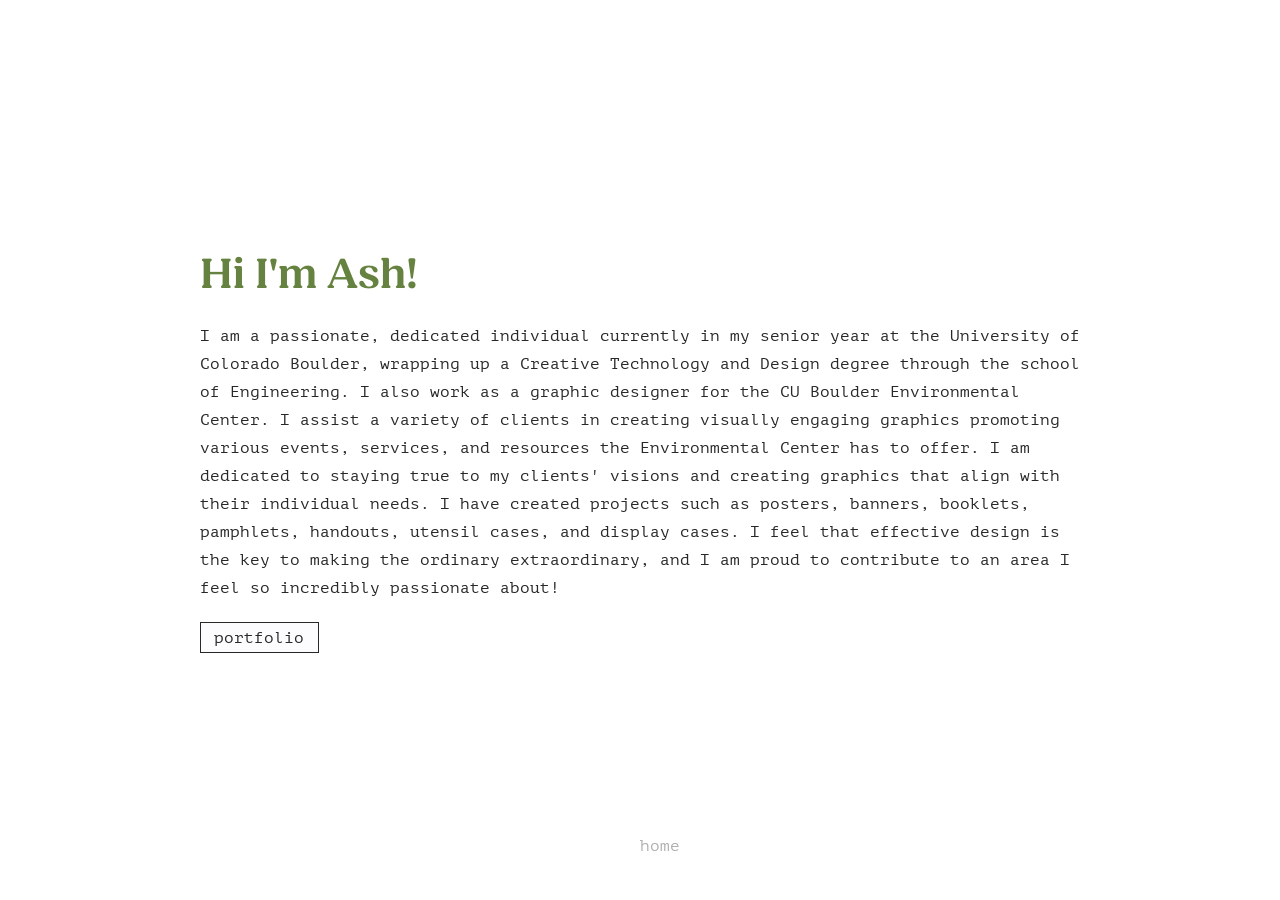
<file: about_me.html>
<!DOCTYPE html>
<html>
<head>
  <link rel="stylesheet" href="style_2.css">
</head>
<body>
  <meta name="viewport" content="width=device-width, initial-scale=1.0">
  <div class="container">
    <div class="content2">
        <div class="hiim">Hi I'm Ash!</div>
    <div class ="bio">
    I am a passionate, dedicated individual currently in my senior year at the University of Colorado Boulder, 
    wrapping up a Creative Technology and Design degree through the school of Engineering. 
    I also work as a graphic designer for the CU Boulder Environmental Center. 
    I assist a variety of clients in creating visually engaging graphics promoting various events, services, 
    and resources the Environmental Center has to offer. I am dedicated to staying true to my clients' visions 
    and creating graphics that align with their individual needs. I have created projects such as posters, banners, 
    booklets, pamphlets, handouts, utensil cases, and display cases. I feel that effective design is the key to making 
    the ordinary extraordinary, and I am proud to contribute to an area I feel so incredibly passionate about!
    </div>
    <a class="home-link" href="https://ashrdesigns.com/copy-of-graphic-design-work">portfolio</a>
    <div class="ret">
    <a class="ret" href="index.html">home</a>
    </div>
    </div>
  </div>
</body>
</html>
</file>
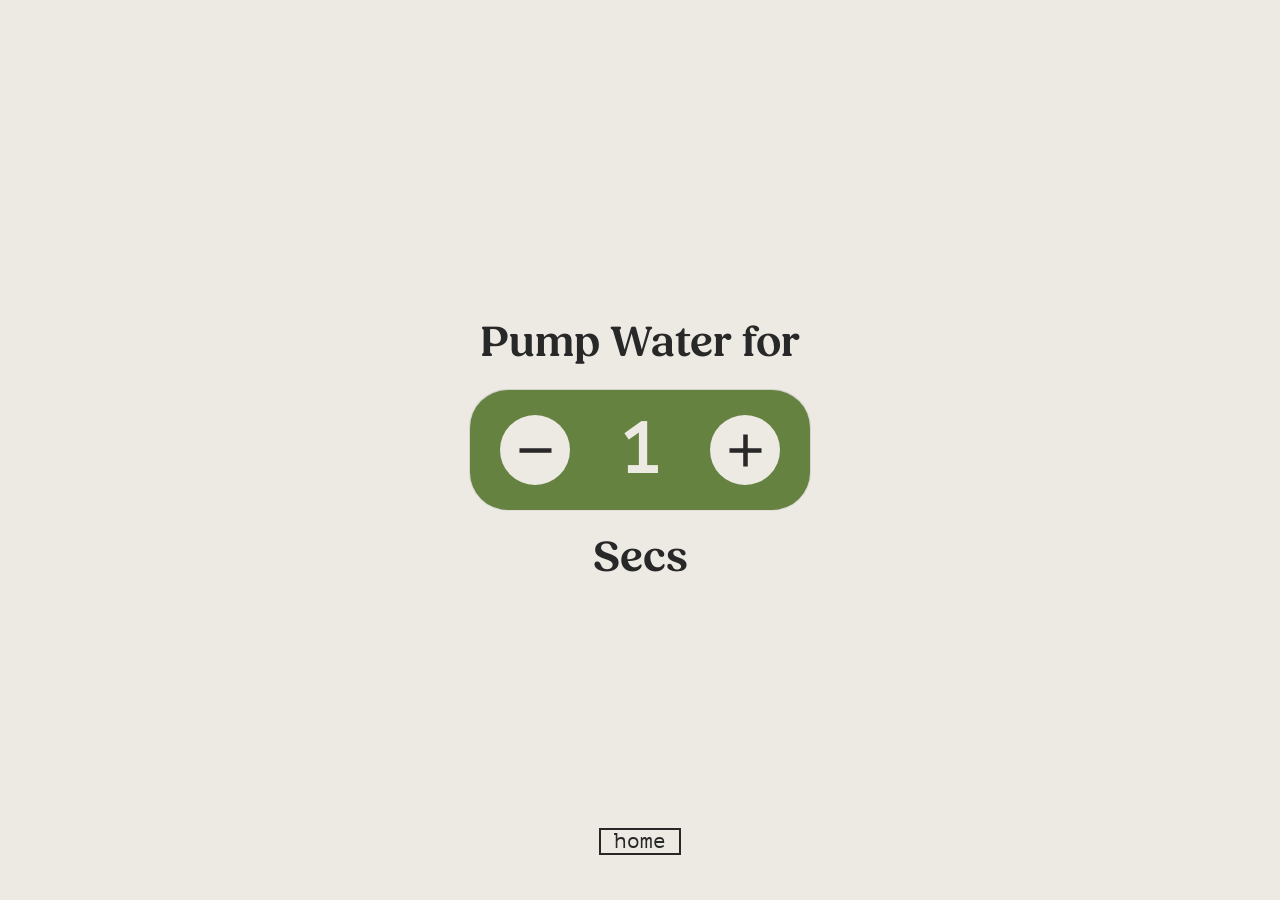
<file: adjust.html>
<!DOCTYPE html>
<html>
<head>
  <link rel="stylesheet" href="style.css">
  <link href="https://fonts.googleapis.com/icon?family=Material+Icons+Outlined" rel="stylesheet" />
</head>
<body>
  <meta name="viewport" content="width=device-width, initial-scale=1.0">
  <div class="container">
    <div class="content2">
      <h3>Pump Water for</h3>

      <div class="number-input" min="1" max="60" step="1" value="1">
        <button type="button" class="btn" onclick="decrease()">
          <span class="material-icons-outlined">remove</span>
        </button>
        <div class="value">
          <span class="number">1</span>
        </div>
        <button type="button" class="btn" onclick="increase()">
          <span class="material-icons-outlined">add</span>
        </button>
      </div>

      <h3>Secs</h3>
    </div>
    <a class="home-link" href="main.html">home</a>
  </div>

  <script src="config.js"></script>
  <script>
    let input = document.querySelector(".number-input");
    const min = Number(input.getAttribute("min"));
    const max = Number(input.getAttribute("max"));
    const step = Number(input.getAttribute("step") || 1);
    let number = document.querySelector(".number");

    var value = Number(localStorage.getItem("pumpSeconds") || input.getAttribute("value") || 1);
    number.innerHTML = value;

    function saveValue() {
      localStorage.setItem("pumpSeconds", value);
      sendToESP32("/setDuration", { seconds: value });
    }

    function increase() {
      if (max) {
        if (value < max && value + step <= max) value += step;
      } else {
        value += step;
      }
      number.innerHTML = value;
      saveValue();
    }

    function decrease() {
      if (min) {
        if (value > min && value - step >= min) value -= step;
      } else {
        value -= step;
      }
      number.innerHTML = value;
      saveValue();
    }
  </script>
</body>
</html>
</file>
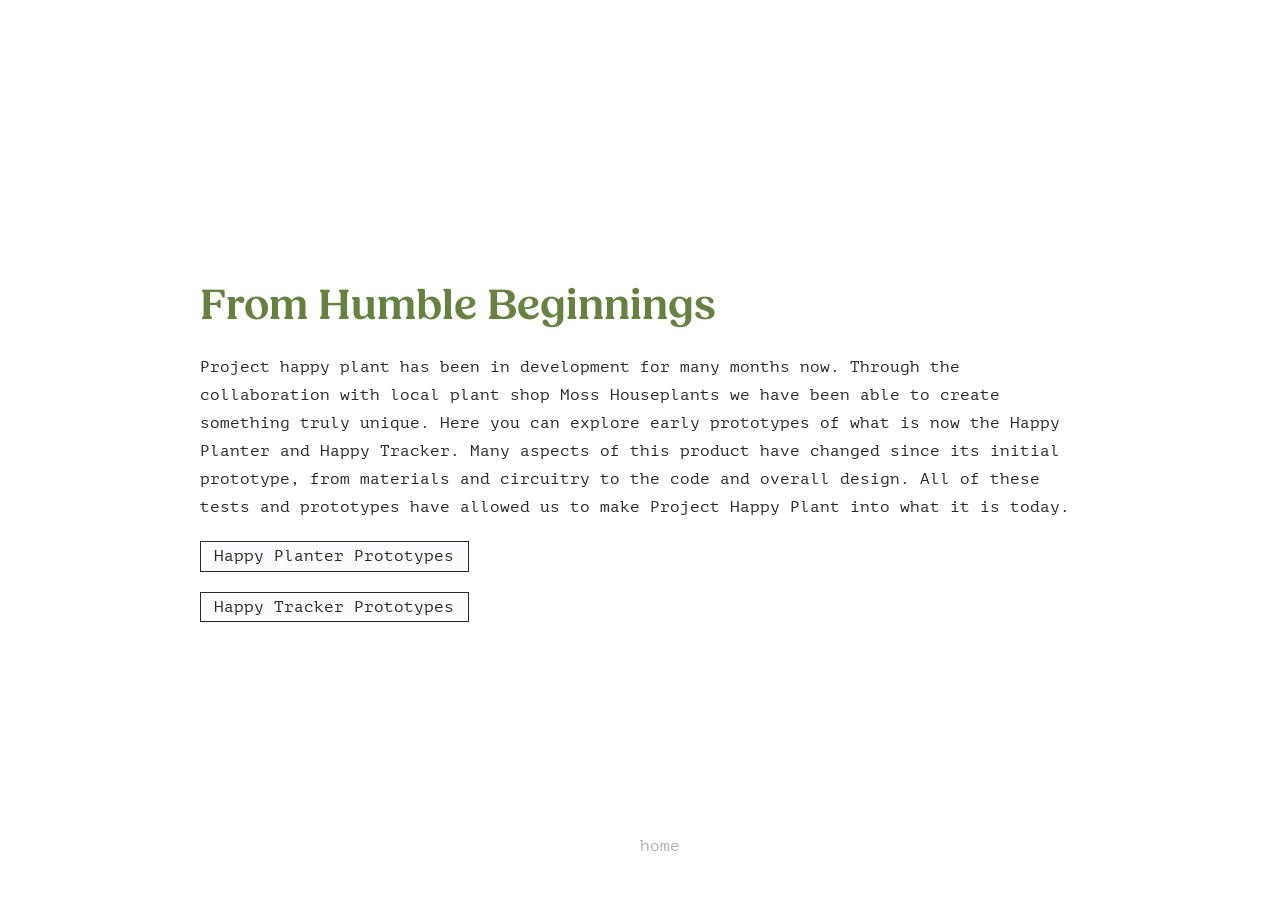
<file: doc.html>
<!DOCTYPE html>
<html>
<head>
  <link rel="stylesheet" href="style_2.css">
</head>
<body>
  <meta name="viewport" content="width=device-width, initial-scale=1.0">
  <div class="container">
    <div class="content2">
        <div class="hiim">From Humble Beginnings</div>
    <div class ="bio">
Project happy plant has been in development for many months now. Through the collaboration with local 
plant shop Moss Houseplants we have been able to create something truly unique. Here you can explore 
early prototypes of what is now the Happy Planter and Happy Tracker. Many aspects of this product have 
changed since its initial prototype, from materials and circuitry to the code and overall design. All of 
these tests and prototypes have allowed us to make Project Happy Plant into what it is today.
    </div>
    <a class="home-link" href="planter_doc.html">Happy Planter Prototypes</a>
    <a class="home-link" href="https://ashrdesigns.com/copy-of-graphic-design-work">Happy Tracker Prototypes</a>
    <div class="ret">
    <a class="ret" href="index.html">home</a>
    </div>
    </div>
  </div>
</body>
</html>
</file>
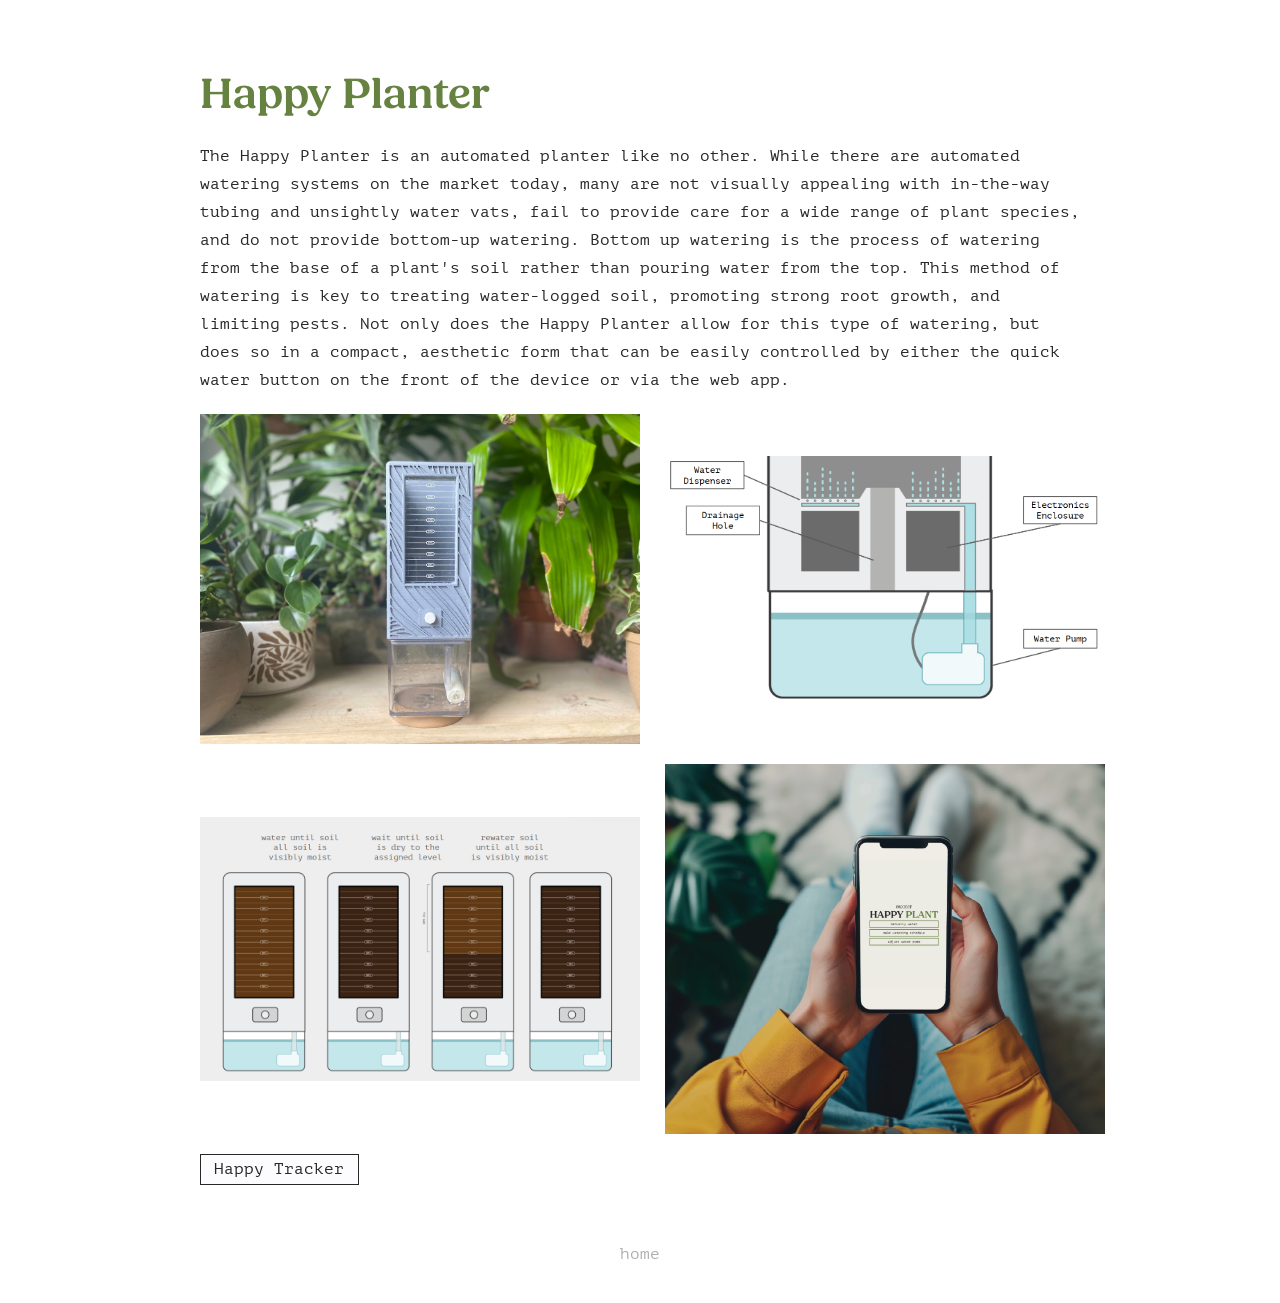
<file: happy_planter.html>
<!DOCTYPE html>
<html>
<head>
  <meta name="viewport" content="width=device-width, initial-scale=1.0">
  <link rel="stylesheet" href="style_3.css">
</head>
<body>
  <div class="container">
    <div class="content2">

      <div class="hiim">Happy Planter</div>

      <div class="bio">
        The Happy Planter is an automated planter like no other. While there are automated watering systems on the market today, 
        many are not visually appealing with in-the-way tubing and unsightly water vats, fail to provide care for a wide range of 
        plant species, and do not provide bottom-up watering. Bottom up watering is the process of watering from the base of a plant's 
        soil rather than pouring water from the top. This method of watering is key to treating water-logged soil, promoting 
        strong root growth, and limiting pests. Not only does the Happy Planter allow for this type of watering, but does so 
        in a compact, aesthetic form that can be easily controlled by either the quick water button on the front of the device 
        or via the web app.
      </div>

      <div class="pics">
        <img src="planter_1.png" alt="front of Happy Tracker" style="width:50%">
        <img src="diagram.png" alt="front of Happy Tracker" style="width:50%">
      </div>
    <div class="pics">
        <img src="instruct.png" alt="front of Happy Tracker" style="width:50%">
        <img src="app.png" alt="front of Happy Tracker" style="width:50%">
      </div>

      <a class="home-link" href="happy_tracker.html">Happy Tracker</a>

        <div class="ret">
      <a class="ret" href="index.html">home</a>
    </div>
    
    </div>

    <!-- Home button now lives outside content2, pinned to bottom -->


  </div>
</body>
</html>
</file>
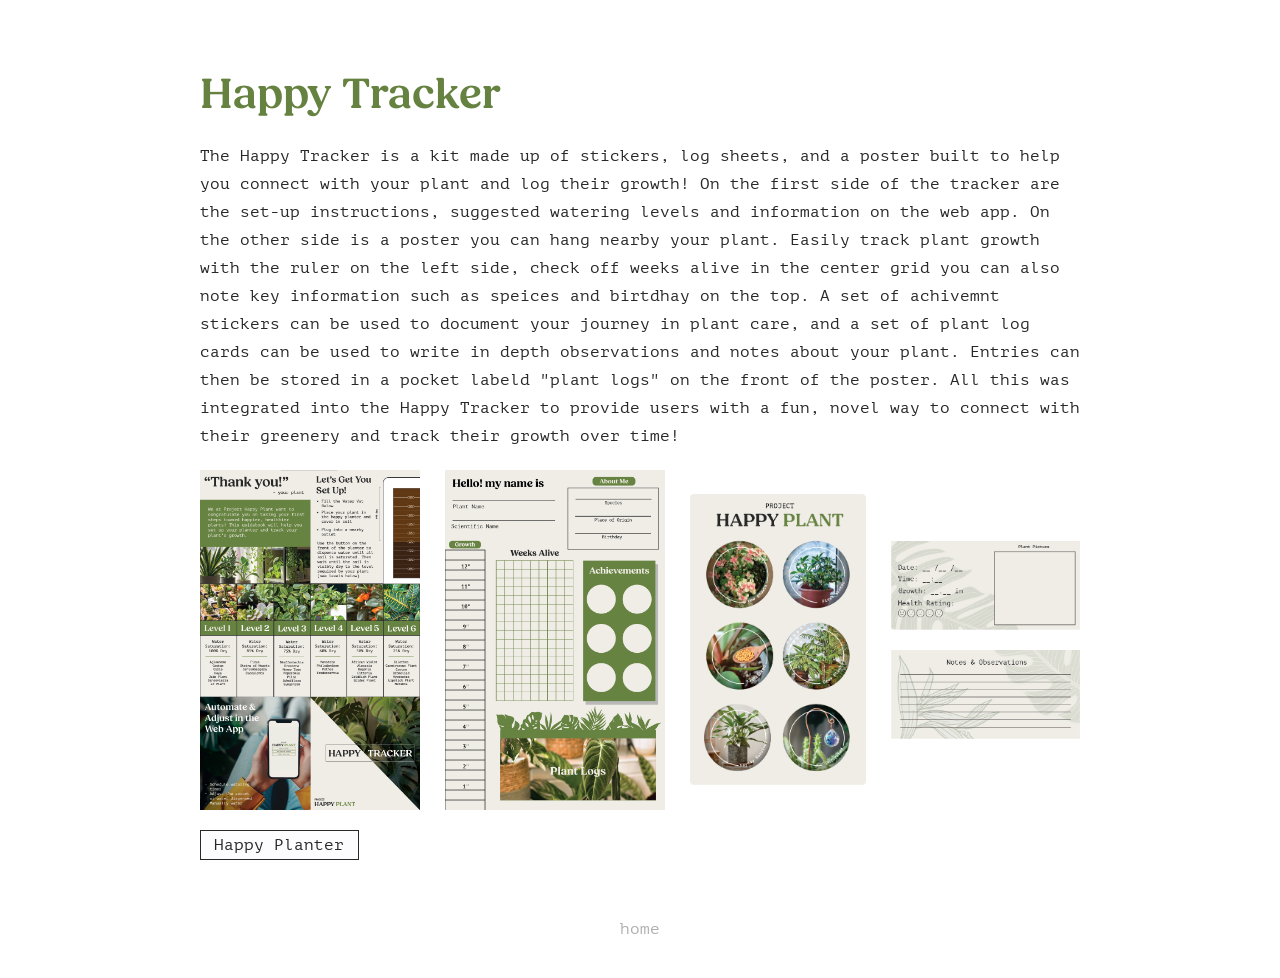
<file: happy_tracker.html>
<!DOCTYPE html>
<html>
<head>
  <meta name="viewport" content="width=device-width, initial-scale=1.0">
  <link rel="stylesheet" href="style_3.css">
</head>
<body>
  <div class="container">
    <div class="content2">

      <div class="hiim">Happy Tracker</div>

      <div class="bio">
        The Happy Tracker is a kit made up of stickers, log sheets, and a poster built to help you connect with your plant and log their growth!
        On the first side of the tracker are the set-up instructions, suggested watering levels and information on the web app. On the other side
        is a poster you can hang nearby your plant. Easily track plant growth with the ruler on the left side, check off weeks alive in the center grid
        you can also note key information such as speices and birtdhay on the top. A set of achivemnt stickers can be used to document your journey
        in plant care, and a set of plant log cards can be used to write in depth observations and notes about your plant. Entries can then be stored
        in a pocket labeld "plant logs" on the front of the poster. All this was integrated into the Happy Tracker to provide users with a fun, novel
        way to connect with their greenery and track their growth over time!
      </div>

      <div class="pics">
        <img src="track_1.png" alt="front of Happy Tracker" style="width:25%">
        <img src="track_2.png" alt="back of Happy Tracker" style="width:25%">
        <img src="plant_stick_2.png" alt="Plant Stickers" style="width:20%">
        <div class="cards">
          <img src="log_1.png" alt="front of log sheet" style="width:100%">
          <img src="log_2.png" alt="back of log sheet" style="width:100%">
        </div>
      </div>

      <a class="home-link" href="happy_planter.html">Happy Planter</a>

        <div class="ret">
      <a class="ret" href="index.html">home</a>
    </div>
    
    </div>

    <!-- Home button now lives outside content2, pinned to bottom -->


  </div>
</body>
</html>
</file>
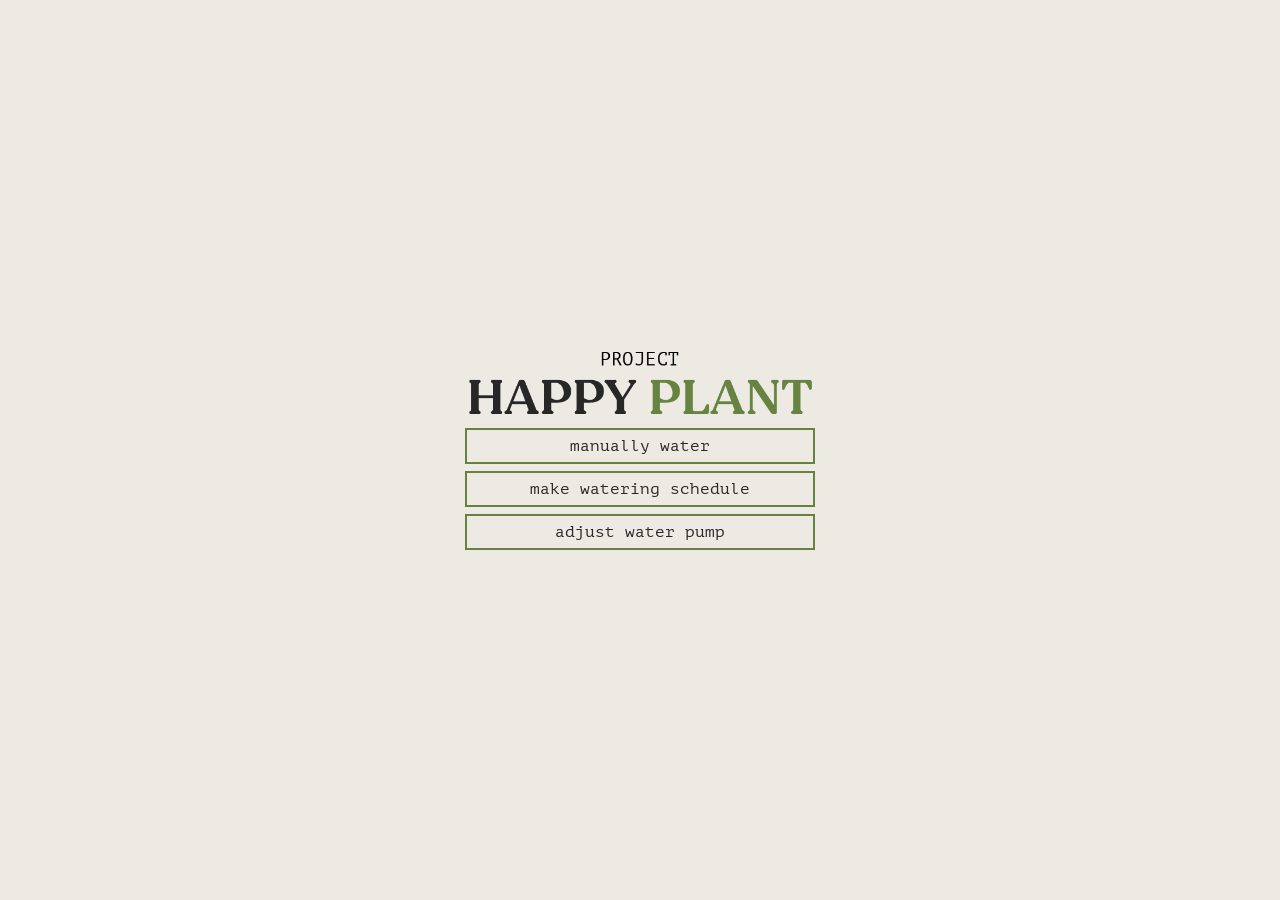
<file: main.html>
<!DOCTYPE html>
<html>
<head>
  <link rel="stylesheet" href="style.css">
</head>
<body>
  <meta name="viewport" content="width=device-width, initial-scale=1.0">
  <div class="container">
    <div class="content">
      <div class="settings">
        <img src="center_PHP.png" alt="project happy plant logo" style="width:105%">
        <button class="button" onclick="toggleButton(this, 'water.html')">manually water</button>
        <button class="button" onclick="toggleButton(this, 'schedule.html')">make watering schedule</button>
        <button class="button" onclick="toggleButton(this, 'adjust.html')">adjust water pump</button>
      </div>
    </div>
  </div>

  <script>
    function toggleButton(clicked, url) {
      document.querySelectorAll('.button').forEach(btn => {
        btn.classList.remove('active');
      });
      clicked.classList.add('active');
      window.location.href = url;
    }
  </script>
</body>
</html>
</file>
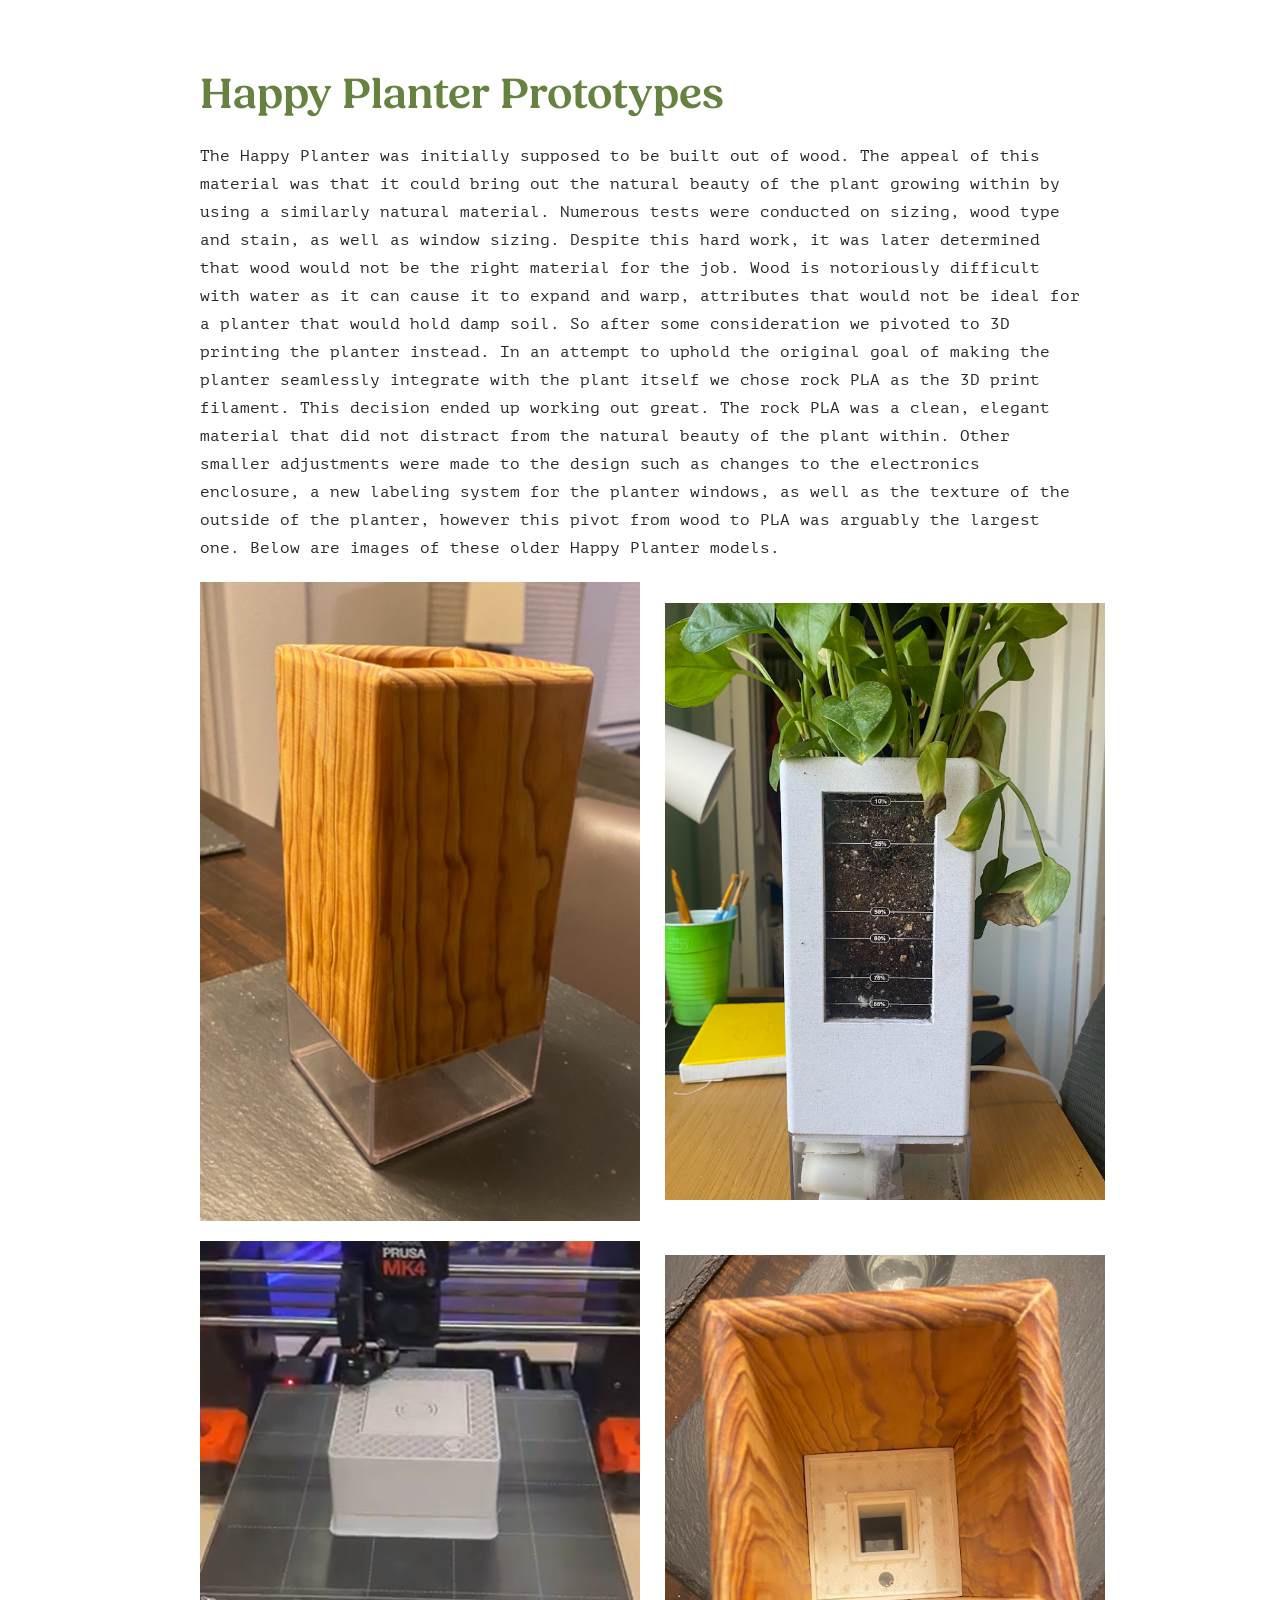
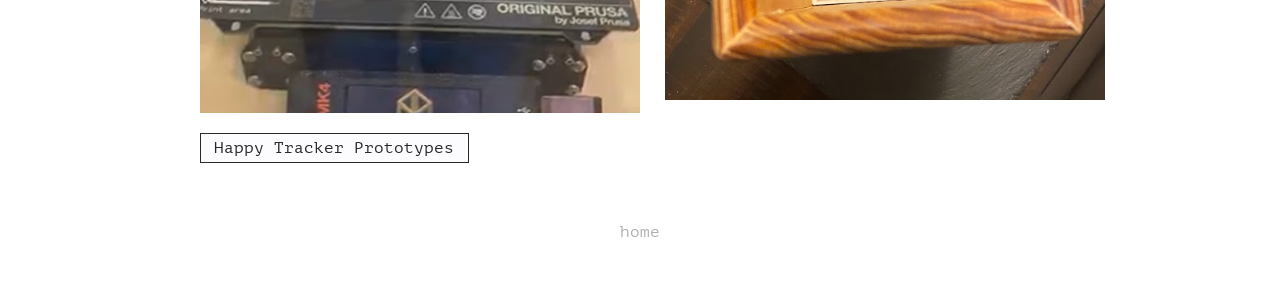
<file: planter_doc.html>
<!DOCTYPE html>
<html>
<head>
  <meta name="viewport" content="width=device-width, initial-scale=1.0">
  <link rel="stylesheet" href="style_3.css">
</head>
<body>
  <div class="container">
    <div class="content2">

      <div class="hiim">Happy Planter Prototypes</div>

      <div class="bio">
The Happy Planter was initially supposed to be built out of wood. The appeal of this 
material was that it could bring out the natural beauty of the plant growing within by 
using a similarly natural material. Numerous tests were conducted on sizing, wood type 
and stain, as well as window sizing. Despite this hard work, it was later determined that 
wood would not be the right material for the job. Wood is notoriously difficult with water 
as it can cause it to expand and warp, attributes that would not be ideal for a planter that
 would hold damp soil. So after some consideration we pivoted to 3D printing the planter instead.
  In an attempt to uphold the original goal of making the planter seamlessly integrate with the 
  plant itself we chose rock PLA as the 3D print filament. This decision ended up working out great.
   The rock PLA was a clean, elegant material that did not distract from the natural beauty of the plant 
   within. Other smaller adjustments were made to the design such as changes to the electronics enclosure, 
   a new labeling system for the planter windows, as well as the texture of the outside of the planter, 
   however this pivot from wood to PLA was arguably the largest one. Below are images of these older Happy 
   Planter models. 

      </div>

      <div class="pics">
        <img src="wood_1.png" alt="front of Happy Tracker" style="width:50%">
        <img src="oldpalant.png" alt="front of Happy Tracker" style="width:50%">
      </div>
    <div class="pics">
        <img src="printt.png" alt="front of Happy Tracker" style="width:50%">
        <img src="topwood.png" alt="front of Happy Tracker" style="width:50%">
        
      </div>

      <a class="home-link" href="tracker_doc.html">Happy Tracker Prototypes</a>

        <div class="ret">
      <a class="ret" href="index.html">home</a>
    </div>
    
    </div>

    <!-- Home button now lives outside content2, pinned to bottom -->


  </div>
</body>
</html>
</file>
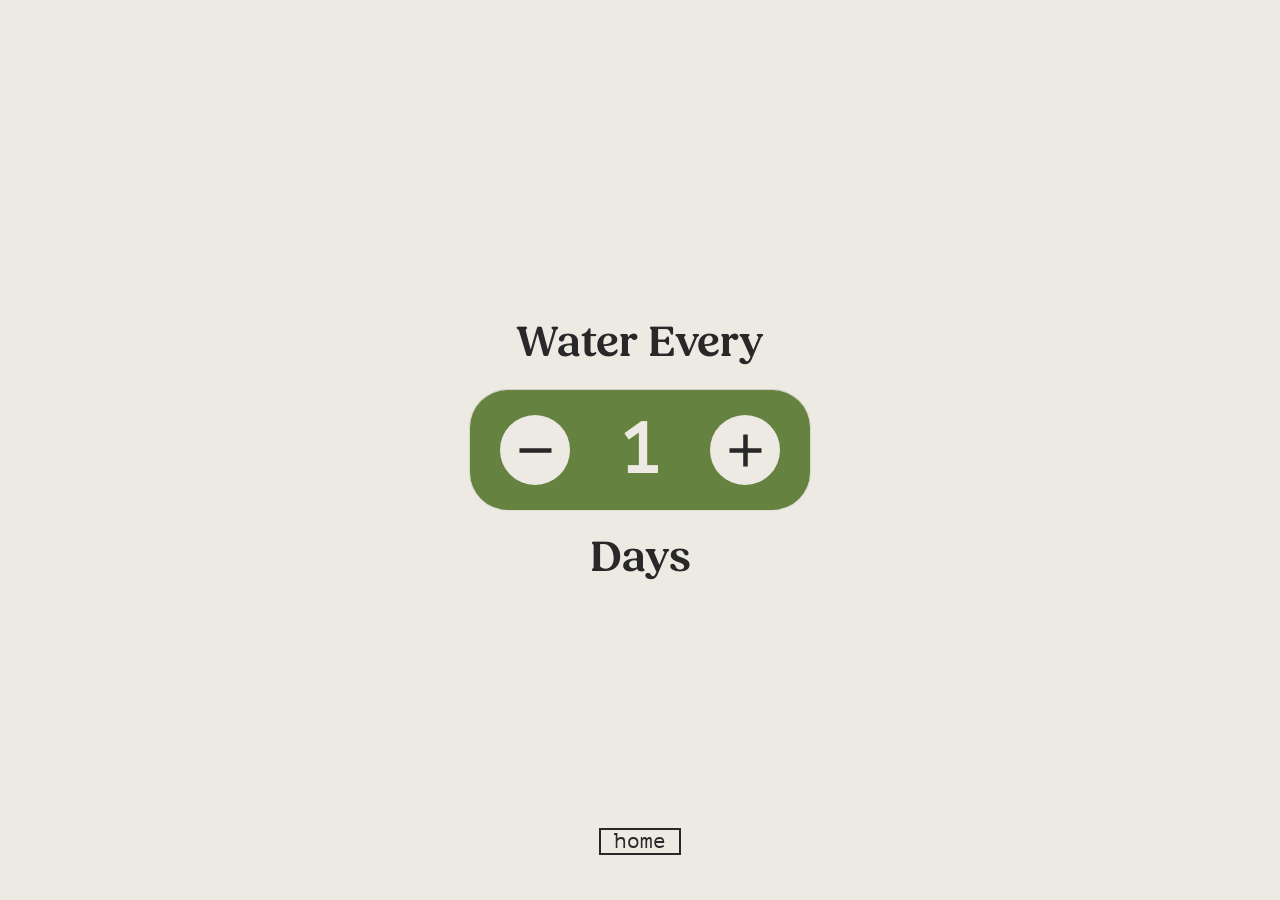
<file: schedule.html>
<!DOCTYPE html>
<html>
<head>
  <link rel="stylesheet" href="style.css">
  <link href="https://fonts.googleapis.com/icon?family=Material+Icons+Outlined" rel="stylesheet" />
</head>
<body>
  <meta name="viewport" content="width=device-width, initial-scale=1.0">
  <div class="container">
    <div class="content2">
      <h3>Water Every</h3>

      <div class="number-input" min="1" max="30" step="1" value="1">
        <button type="button" class="btn" onclick="decrease()">
          <span class="material-icons-outlined">remove</span>
        </button>
        <div class="value">
          <span class="number">1</span>
        </div>
        <button type="button" class="btn" onclick="increase()">
          <span class="material-icons-outlined">add</span>
        </button>
      </div>

      <h3>Days</h3>
    </div>
    <a class="home-link" href="main.html">home</a>
  </div>

  <script src="config.js"></script>
  <script>
    let input = document.querySelector(".number-input");
    const min = Number(input.getAttribute("min"));
    const max = Number(input.getAttribute("max"));
    const step = Number(input.getAttribute("step") || 1);
    let number = document.querySelector(".number");

    var value = Number(localStorage.getItem("waterDays") || input.getAttribute("value") || 1);
    number.innerHTML = value;

    function saveValue() {
      localStorage.setItem("waterDays", value);
      sendToESP32("/setSchedule", { days: value });
    }

    function increase() {
      if (max) {
        if (value < max && value + step <= max) value += step;
      } else {
        value += step;
      }
      number.innerHTML = value;
      saveValue();
    }

    function decrease() {
      if (min) {
        if (value > min && value - step >= min) value -= step;
      } else {
        value -= step;
      }
      number.innerHTML = value;
      saveValue();
    }
  </script>
</body>
</html>
</file>
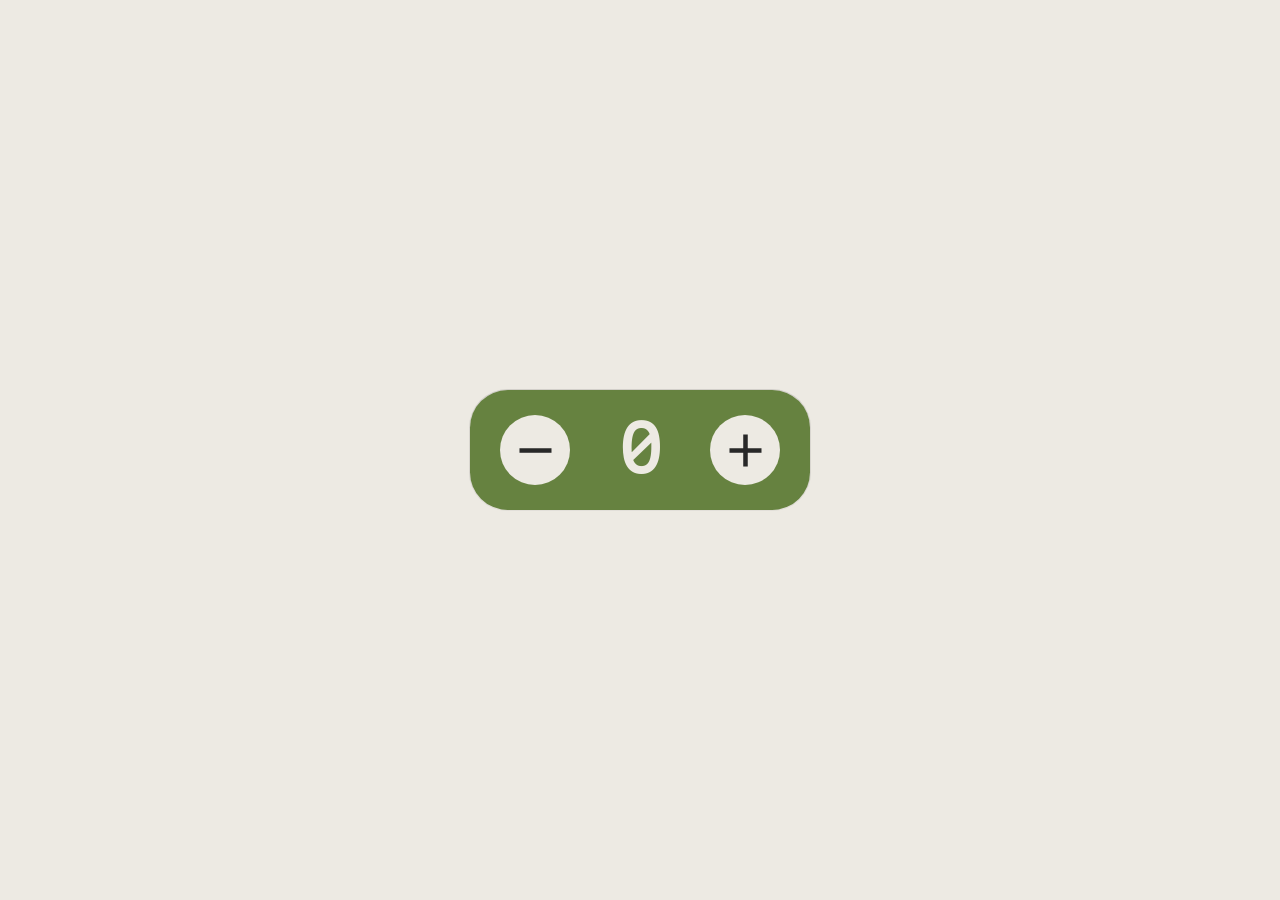
<file: test.html>
<!DOCTYPE html>
<html lang="en">
  <head>
    <meta charset="UTF-8" />
    <meta http-equiv="X-UA-Compatible" content="IE=edge" />
    <meta name="viewport" content="width=device-width, initial-scale=1.0" />
    <title>Custom Number Input</title>
    <!--Google Fonts and Icons-->
    <link
      href="https://fonts.googleapis.com/icon?family=Material+Icons|Material+Icons+Outlined|Material+Icons+Round|Material+Icons+Sharp|Material+Icons+Two+Tone"
      rel="stylesheet"
      
    />
    <link rel="stylesheet" href="style.css">
    <link rel="preconnect" href="https://fonts.googleapis.com" />
    <link rel="preconnect" href="https://fonts.gstatic.com" crossorigin />
    <link
      href="https://fonts.googleapis.com/css2?family=Foldit:wght@100;200;300;400;500;600;700;800;900&display=swap"
      rel="stylesheet"
    />
  </head>
  <body>
    <div class="center">
      <div class="number-input" min="1" max="30" step="1" value="0">
        <button type="button" class="btn" onclick="decrease()">
          <span class="material-icons-outlined">remove</span>
        </button>
        
        <div class="value">
          <span class="number">1</span>

        </div>
        <button type="button" class="btn" onclick="increase()">
          <span class="material-icons-outlined">add</span>
        </button>
      </div>
    </div>
    <script>
      let input = document.querySelector(".number-input");
      const min = input.getAttribute("min");
      const max = input.getAttribute("max");
      const step = Number(input.getAttribute("step") || 1);
      var value = Number(input.getAttribute("value") || 0);
      let number = document.querySelector(".number");
      number.innerHTML = value;

      function increase() {
        if (max) {
          if (value < max && value + step <= max) {
            value += step;
          }
        } else {
          value += step;
        }
        number.innerHTML = value;
      }

      function decrease() {
        if (min) {
          if (value > min && value - step >= min) {
            value -= step;
          }
        } else {
          value -= step;
        }
        number.innerHTML = value;
      }
    </script>
  </body>
</html>
</file>
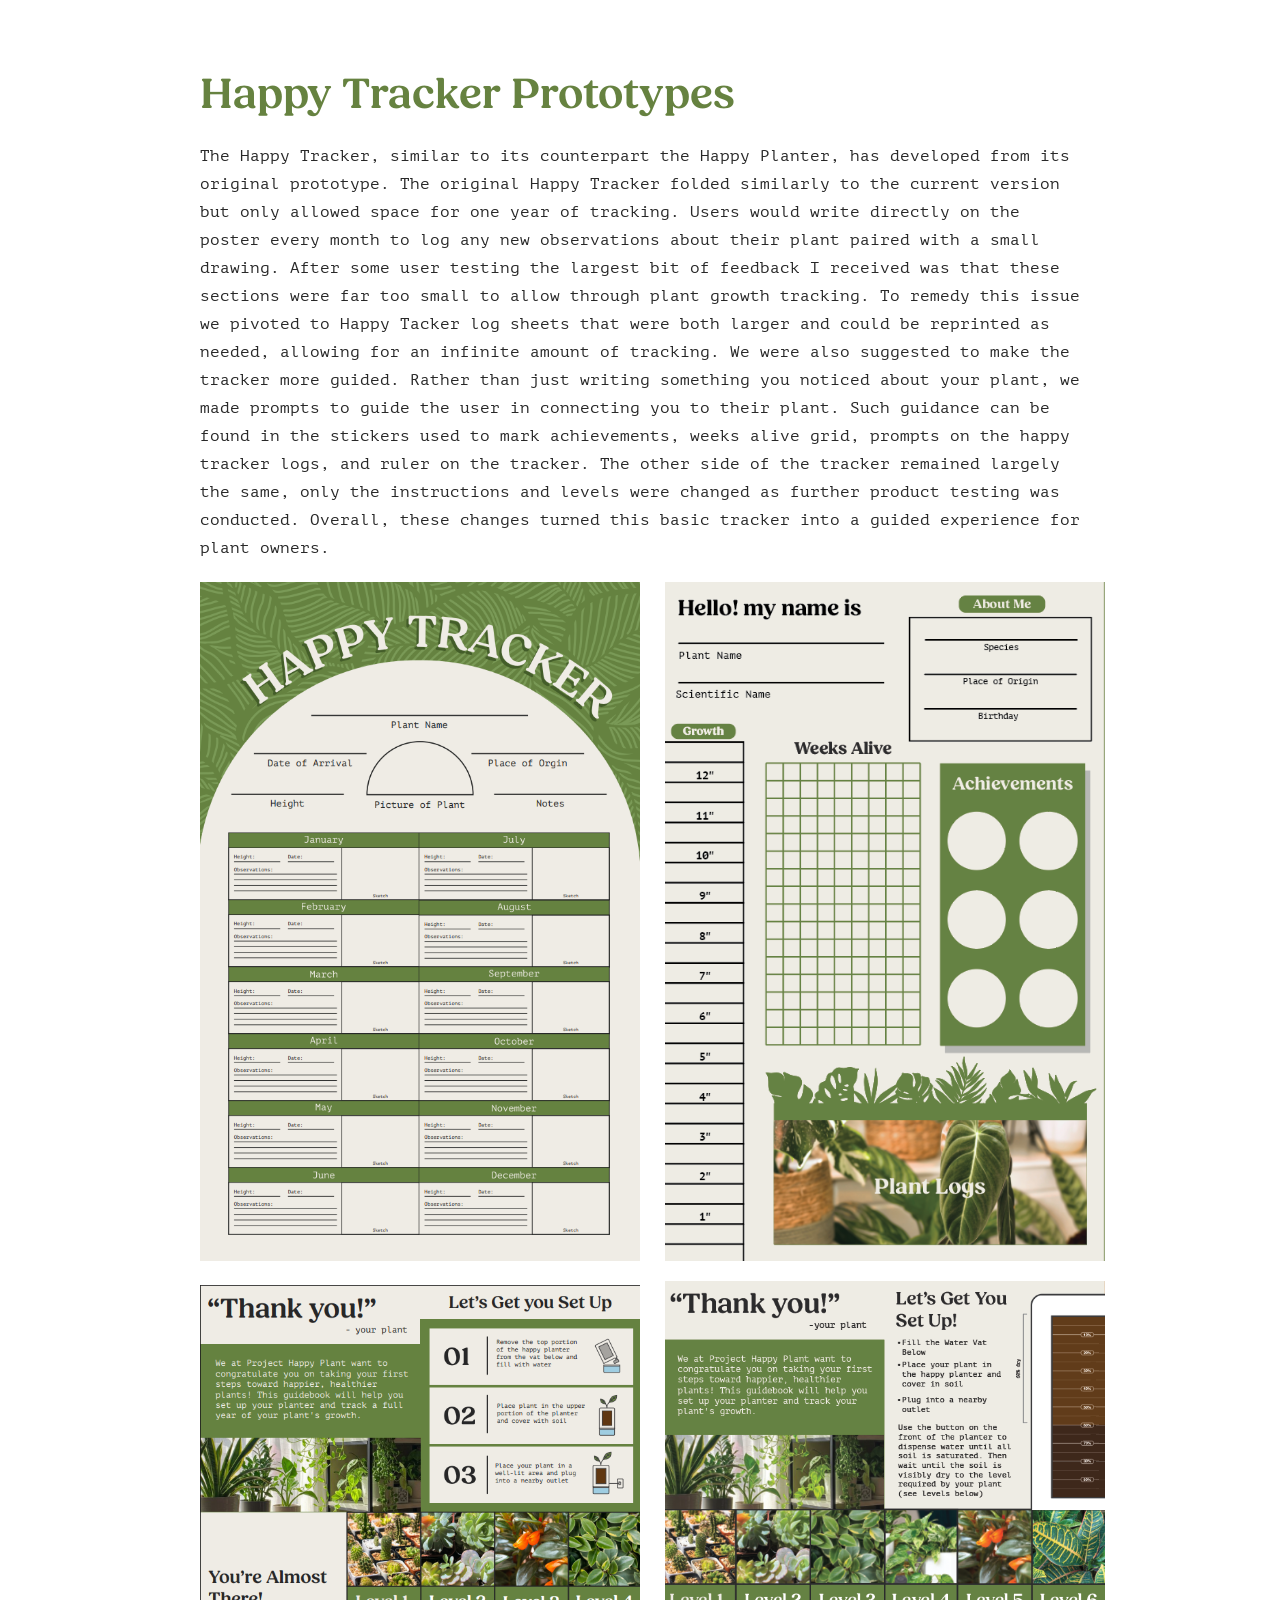
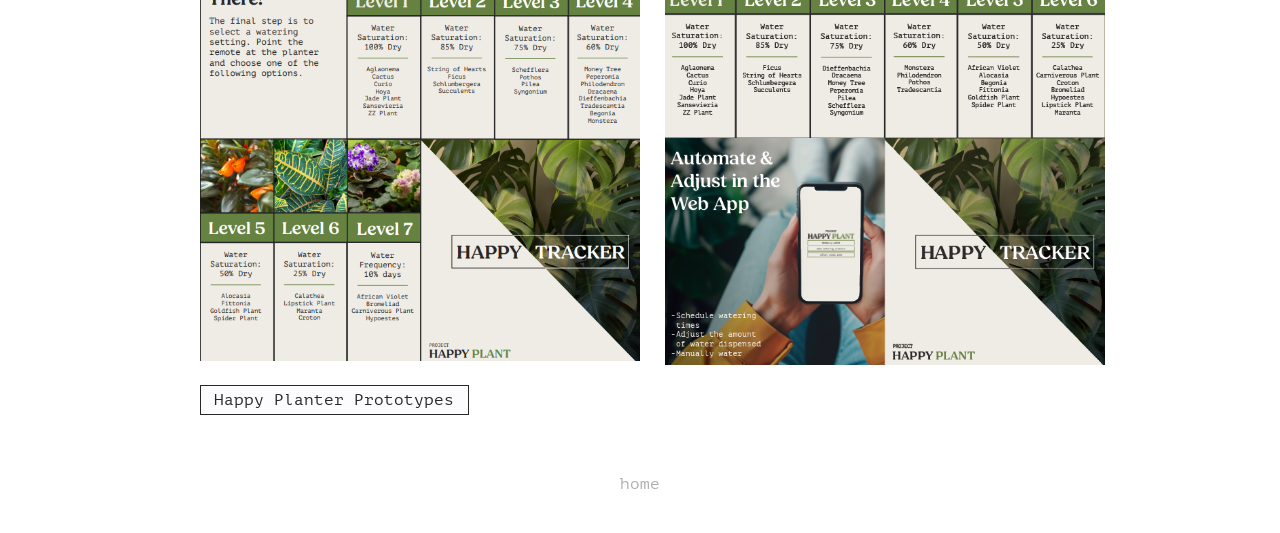
<file: tracker_doc.html>
<!DOCTYPE html>
<html>
<head>
  <meta name="viewport" content="width=device-width, initial-scale=1.0">
  <link rel="stylesheet" href="style_3.css">
</head>
<body>
  <div class="container">
    <div class="content2">

      <div class="hiim">Happy Tracker Prototypes</div>

      <div class="bio">
The Happy Tracker, similar to its counterpart the Happy Planter, has developed from its original prototype. 
The original Happy Tracker folded similarly to the current version but only allowed space for one year of tracking. 
Users would write directly on the poster every month to log any new observations about their plant paired with a 
small drawing. After some user testing the largest bit of feedback I received was that these sections were far too 
small to allow through plant growth tracking. To remedy this issue we pivoted to Happy Tacker log sheets that were 
both larger and could be reprinted as needed, allowing for an infinite amount of tracking. We were also suggested 
to make the tracker more guided. Rather than just writing something you noticed about your plant, we made prompts 
to guide the user in connecting you to their plant. Such guidance can be found in the stickers used to mark 
achievements, weeks alive grid, prompts on the happy tracker logs, and ruler on the tracker. The other side of the 
tracker remained largely the same, only the instructions and levels were changed as further product testing was 
conducted. Overall, these changes turned this basic tracker into a guided experience for plant owners.

      </div>

      <div class="pics">
        <img src="oldtrack.png" alt="front of Happy Tracker" style="width:50%">
        <img src="new_track.png" alt="front of Happy Tracker" style="width:50%">
      </div>
    <div class="pics">
        <img src="oldtracker2.png" alt="front of Happy Tracker" style="width:50%">
        <img src="newtrack.png" alt="front of Happy Tracker" style="width:50%">
        
      </div>

      <a class="home-link" href="planter_doc.html">Happy Planter Prototypes</a>

        <div class="ret">
      <a class="ret" href="index.html">home</a>
    </div>
    
    </div>

    <!-- Home button now lives outside content2, pinned to bottom -->


  </div>
</body>
</html>
</file>
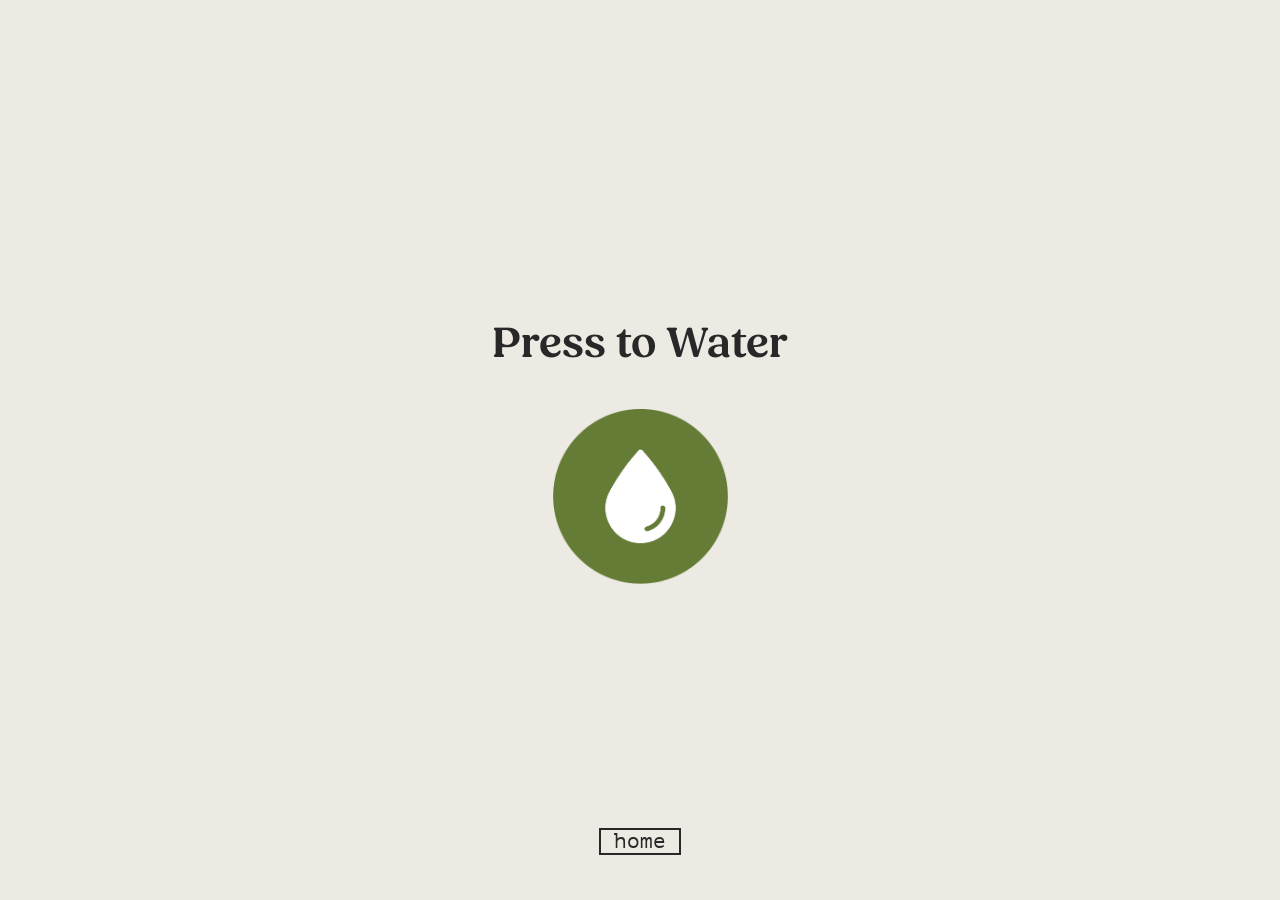
<file: water.html>
<!DOCTYPE html>
<html>
<head>
  <link rel="stylesheet" href="style.css">
</head>
<body>
  <meta name="viewport" content="width=device-width, initial-scale=1.0">
  <div class="container">
    <div class="content">
      <div class="PTW">
        <h3>Press to Water</h3>
      </div>
      <div class="WB" onclick="activateButton(this)">
        <img src="water_button.png" alt="watering button" style="width:50%">
      </div>
    </div>

    <a class="home-link" href="main.html">home</a>
  </div>

  <script src="config.js"></script>
  <script>
    let secs = Number(localStorage.getItem("pumpSeconds") || 1);

    function activateButton(el) {
      if (el.classList.contains('active')) return;
      el.classList.add('active');
      sendToESP32("/water");
      setTimeout(() => {
        el.classList.remove('active');
      }, secs * 1000);
    }
  </script>
</body>
</html>
</file>
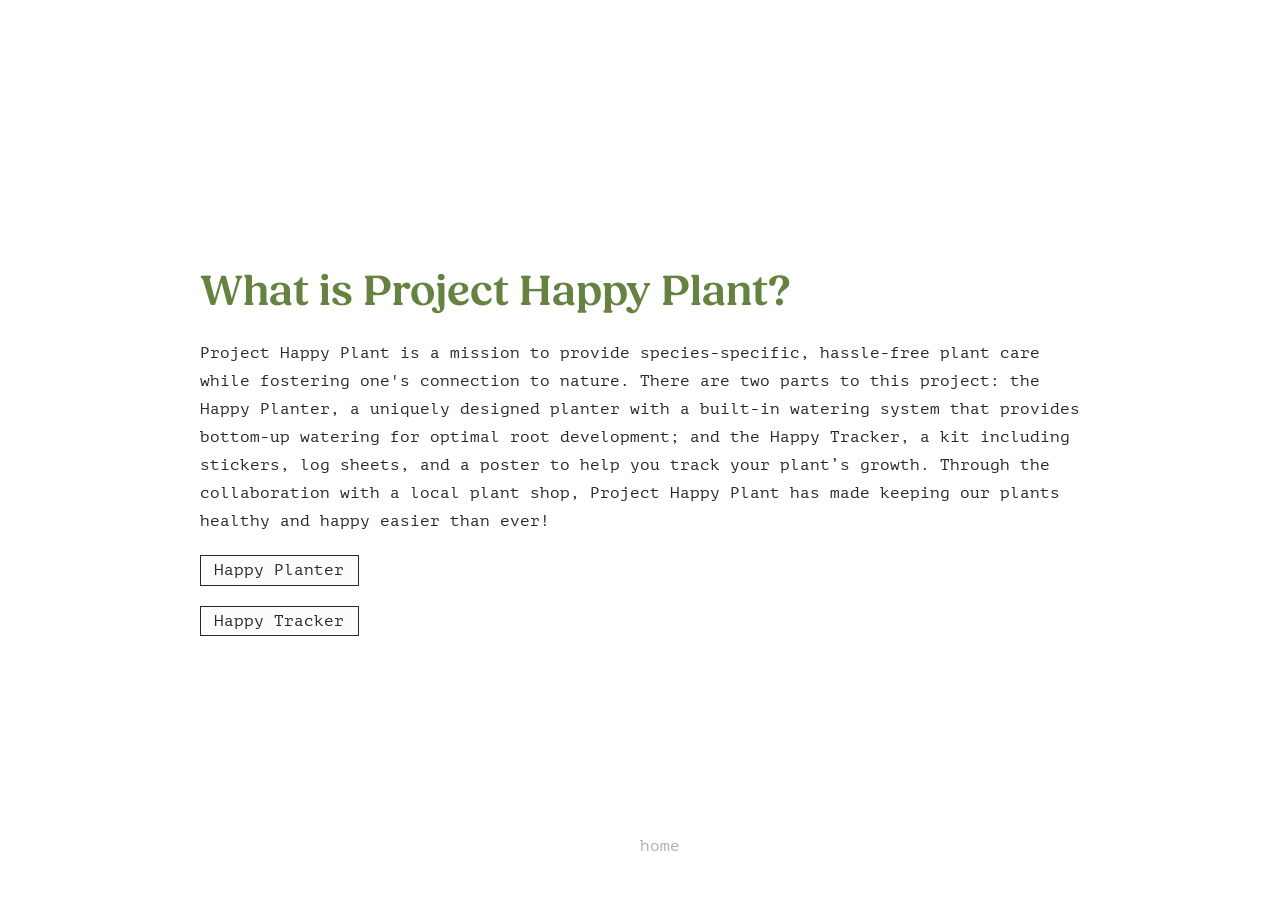
<file: what_is_it.html>
<!DOCTYPE html>
<html>
<head>
  <link rel="stylesheet" href="style_2.css">
</head>
<body>
  <meta name="viewport" content="width=device-width, initial-scale=1.0">
  <div class="container">
    <div class="content2">
        <div class="hiim">What is Project Happy Plant?</div>
    <div class ="bio">
   Project Happy Plant is a mission to provide species-specific, hassle-free plant care while fostering one's connection to nature. 
   There are two parts to this project: the Happy Planter, a uniquely designed planter with a built-in watering system that provides 
   bottom-up watering for optimal root development; and the Happy Tracker, a kit including stickers, log sheets, and a poster to help you 
   track your plant’s growth. Through the collaboration with a local plant shop, Project Happy Plant has made keeping our plants healthy 
   and happy easier than ever!
    </div>
    <a class="home-link" href="happy_planter.html">Happy Planter</a>
    <a class="home-link" href="happy_tracker.html">Happy Tracker</a>
    <div class="ret">
    <a class="ret" href="index.html">home</a>
    </div>
    </div>
  </div>
</body>
</html>
</file>
<file: style_2.css>
:root {
  --grey: #282828;
  --green: #668240;
  --white: #edeae3;
}

@font-face {
  font-family: Fields; /* set name */
  src: url(FONNTS.COM-FIELDS-SEMI-BOLD.OTF); /* url of the font */
}

@font-face {
  font-family: PTmono; /* set name */
  src: url(PTM55F.ttf); /* url of the font */
}


h1 {
      color: var(--green);
  font-family: Fields;
      padding: 0%;
    margin-bottom: 3%;
    margin-top: 0%;

}


.home-link {
  max-width: fit-content;
  color: var(--grey);
  font-family: PTmono;
  font-size: 1rem;
  text-decoration: none;
  background-color: #fcfcff;
  border-style: solid;
  border-width: 1pt;
  border-color: var(--grey);
  padding-left: 10pt;
  padding-right: 10pt;
  padding-top: 4pt;
  padding-bottom: 4pt;
}

.home-link:hover {
  color: var(--green);
  border-color: var(--green);
}

.ret:hover {
  color: #727273;
}

h2 {
      color: var(--gray);
  font-family: Fields;
      padding: 0%;
    margin-bottom: 3%;
    margin-top: 0%;
        font-size: 1.8rem;

}

h3 {
      color: var(--gray);
  font-family: Fields;
      padding: 0%;
    margin-bottom: 0%;
    margin-top: 0%;
        font-size: 2.7rem;

}


body
{
    background-color: white;
    padding: 0%;
    margin: 0%;
    color: var(--grey);
    font-family: PTmono;

}


.button {
  border-style: solid;
  border-width: 2pt;
  border-color: var(--green);
  color: var(--grey);
  padding: 7px 3px;
  width: 350px;
  text-align: center;
  text-decoration: none;
  display: inline-block;
  font-size: 16px;
  cursor: pointer;
  font-family: PTmono;
  margin-bottom: 2%;
  white-space: nowrap;
 
}

.button:active {
  background-color: var(--green);
  color: var(--white);
}

.button:hover {
  background-color: var(--green);
  color: var(--white);
}

.button.active {
  background-color: var(--green);
  color: var(--white);
}

.WB {
  display: flex;
  justify-content: center;
  align-items: center;
  transition: transform 0.2s ease;
}

.WB.active {
  transform: scale(1.1);
}

.WB:hover {
  transform: scale(1.1);
  cursor: pointer;
}

.WB.active:hover {
  transform: scale(1.1);
}
.container {
    display: flex;
    flex-direction: row;
    justify-content: center;
    align-items: center;
    height: 100vh;
}




.spinny {
    margin-left: 0%;
}
.log {
    display: flex;
    flex-direction: row;
    width: 20%;
    margin-bottom: 20%;
}


.content2 {
    display: flex;
    flex-direction: column;
    justify-content: space-around;
    padding: 150pt;
    align-items: l;
    gap: 20px;
}

.settings {
    display: flex;
    flex-direction: column;
    justify-content: space-around;
    align-items: center;
}

.hiim {
        color: var(--green);
  font-family: Fields;
      padding: 0%;
    margin-bottom: 0%;
    margin-top: 0%;
        font-size: 2.7rem;

}

.bio {
    background-color: white;
    padding: 0%;
    margin: 0%;
    color: var(--grey);
    font-family: PTmono;
    line-height: 1.75;
}

.content {
    display: flex;
    flex-direction: row;
    justify-content: center;
    align-items: center;
    padding: 3%;
    width: 100%;
    gap: 1%;          /* controls space between gif and words column */
}

.container {
    height: 100vh;
    overflow: hidden;   /* prevents scrollbars */
}

.content {
    padding: 0;
}



.words {
    display: flex;
    flex-direction: column;
    justify-content: center;
    align-items: flex-start;   /* was flex-start */
    gap: 8px;
    max-width: 400px;
}

.links {
    display: flex;
    flex-direction: column;
    justify-content: space-around;
    align-items: flex-start;   /* was flex-start */
    gap: 20px;
    
}

.links a {
    color: var(--grey);
    font-family: PTmono;
    font-size: .9rem;
    text-decoration: none;
}

.pics {
  display: flex;
  flex-direction: row;
  align-items: center;
  align-self: center;
  justify-content: flex-start;
  gap: 25px;
}

.log_2 {
  display: flex;
  flex-direction: row;
  align-items: center;
  align-self: center;
  width: 35%;
}

.cards {
  display: flex;
  flex-direction: column;
  align-items: center;
  justify-content: space-around;
  gap: 20px;
}

.ret {
  max-width: fit-content;
  color: #afafb0;
  font-family: PTmono;
  font-size: 1rem;
  text-decoration: none;
  border-style: none;
  align-self: center;
  position: absolute;
  bottom: 5%;
}

.links a:hover {
    color: var(--green);
}


.log {
    display: flex;
    flex-direction: row;
    width: 50%;
    margin-top: 70%;
    margin-bottom: 6%;  /* removes the 20% bottom margin pushing links away */
}

.PTW {
  margin-bottom: 10%;
}

.center {
  width: 100%;
  height: 100vh;
  display: flex;
  align-items: center;
  justify-content: center;
}

.number-input {
  width: 340px;
  height: 120px;
  color: var(--white);
  background: var(--green);
  border-radius: 10mm;
  box-sizing: border-box;
  padding: 30px;
  display: flex;
  align-items: center;
  justify-content: space-between;
  font-family: PTmono;
  box-shadow: var(--white) 0px 1px 3px 0px, rgba(27, 31, 35, 0.15) 0px 0px 0px 1px;
}

.btn {
  width: 70px;
  height: 70px;
  border-radius: 50%;
  background: transparent;
  color: var(--grey);
  outline: none;
  border: none;
  display: flex;
  align-items: center;
  justify-content: center;
  cursor: pointer;
  position: relative;
  background: var(--white);
}

.btn span {
  font-size: 55px;
}

.btn:active::before {
  position: absolute;
  content: "";
  width: 80px;
  height: 80px;
  border-radius: 50%;
  
  top: 50%;
  left: 50%;
  transform: translate(-50%, -50%);
  opacity: 0.8;
}

.value {
  flex-grow: 1;
  display: flex;
  height: 100%;
  align-items: center;
  justify-content: center;
  flex-direction: column;
}

.number {
  flex-grow: 1;
  display: flex;
  align-items: center;
  justify-content: center;
  font-size: 70px;
  font-weight: 600;
}

/*
.container {
    display: flex;
    flex-direction: column; 
    flex-direction: row; 
    flex-wrap: nowrap; -squish all items on same line;
    flex-wrap: wrap; make items move to next line;
     align-content: flex-end;
     align-content: flex-start;
     align-content: space-between;
     align-content: space-around;
     align-content: center;
     align-content: baseline;
     gap: 1 em make gaps between wrap items;
     flex-grow: 1; make whatever wrap item(s) stretch to meet end of section.
     the higher the flex-grow the higher the item will protize growing over other wrap items;
     flex-shrink: 1; same thing but shrink;
    flex: is all of these settings;
    align-self: center override align items;

    justify-content: flex-end; 
    justify-content: flex-start; 
    justify-content: space-between; no side margins;
    justify-content: space-around; yes side margins not even;
    justify-content: space-around; yes side margins yes even;
        justify-content aligns content across MAIN axises (flex-direction:;);
        align-items justifys content across the CROSS axis;
        align-content is just for items in a wrap;
    align-items: flex-end;
    align-items: flex-start;
    align-items: center;
    align-items: baseline; -aligns by font baseline;



}
*/
</file>
<file: style.css>
:root {
  --grey: #282828;
  --green: #668240;
  --white: #edeae3;
}

@font-face {
  font-family: Fields; /* set name */
  src: url(FONNTS.COM-FIELDS-SEMI-BOLD.OTF); /* url of the font */
}

@font-face {
  font-family: PTmono; /* set name */
  src: url(PTM55F.ttf); /* url of the font */
}


h1 {
      color: var(--green);
  font-family: Fields;
      padding: 0%;
    margin-bottom: 3%;
    margin-top: 0%;

}

.home-link {
  position: absolute;
  bottom: 5%;
  color: var(--grey);
  font-family: PTmono;
  font-size: 1.3rem;
  text-decoration: none;
  background-color: var(--white);
  border-style: solid;
  border-width: 1.5pt;
  border-color: var(--grey);
  padding-left: 10pt;
  padding-right: 10pt;
}

.home-link:hover {
  color: var(--green);
  border-color: var(--green);
}

h2 {
      color: var(--gray);
  font-family: Fields;
      padding: 0%;
    margin-bottom: 3%;
    margin-top: 0%;
        font-size: 1.8rem;

}

h3 {
      color: var(--gray);
  font-family: Fields;
      padding: 0%;
    margin-bottom: 0%;
    margin-top: 0%;
        font-size: 2.7rem;

}


body
{
    background-color: #edeae3;
    padding: 0%;
    margin: 0%;
    color: var(--grey);
    font-family: PTmono;

}


.button {
  background-color: var(--white);
  border-style: solid;
  border-width: 2pt;
  border-color: var(--green);
  color: var(--grey);
  padding: 7px 3px;
  width: 350px;
  text-align: center;
  text-decoration: none;
  display: inline-block;
  font-size: 16px;
  cursor: pointer;
  font-family: PTmono;
  margin-bottom: 2%;
  white-space: nowrap;
 
}

.button:active {
  background-color: var(--green);
  color: var(--white);
}

.button:hover {
  background-color: var(--green);
  color: var(--white);
}

.button.active {
  background-color: var(--green);
  color: var(--white);
}

.WB {
  display: flex;
  justify-content: center;
  align-items: center;
  transition: transform 0.2s ease;
}

.WB.active {
  transform: scale(1.1);
}

.WB:hover {
  transform: scale(1.1);
  cursor: pointer;
}

.WB.active:hover {
  transform: scale(1.1);
}
.container {
    display: flex;
    flex-direction: row;
    justify-content: center;
    align-items: center;
    background-color: var(--white);
    height: 100vh;
}

.content {
    display: flex;
    flex-direction: column;
    justify-content: space-around;
    max-width: 350px;
    align-items: center;
    height: 30vh;
    width: 40vh;
}

.content2 {
    display: flex;
    flex-direction: column;
    justify-content: space-around;
    align-items: center;
    gap: 20px;
}

.settings {
    display: flex;
    flex-direction: column;
    justify-content: space-around;
    align-items: center;
}

.logo {
    margin-bottom: 20%;
}

.PTW {
  margin-bottom: 10%;
}

.center {
  width: 100%;
  height: 100vh;
  display: flex;
  align-items: center;
  justify-content: center;
}

.number-input {
  width: 340px;
  height: 120px;
  color: var(--white);
  background: var(--green);
  border-radius: 10mm;
  box-sizing: border-box;
  padding: 30px;
  display: flex;
  align-items: center;
  justify-content: space-between;
  font-family: PTmono;
  box-shadow: var(--white) 0px 1px 3px 0px, rgba(27, 31, 35, 0.15) 0px 0px 0px 1px;
}

.btn {
  width: 70px;
  height: 70px;
  border-radius: 50%;
  background: transparent;
  color: var(--grey);
  outline: none;
  border: none;
  display: flex;
  align-items: center;
  justify-content: center;
  cursor: pointer;
  position: relative;
  background: var(--white);
}

.btn span {
  font-size: 55px;
}

.btn:active::before {
  position: absolute;
  content: "";
  width: 80px;
  height: 80px;
  border-radius: 50%;
  
  top: 50%;
  left: 50%;
  transform: translate(-50%, -50%);
  opacity: 0.8;
}

.value {
  flex-grow: 1;
  display: flex;
  height: 100%;
  align-items: center;
  justify-content: center;
  flex-direction: column;
}

.number {
  flex-grow: 1;
  display: flex;
  align-items: center;
  justify-content: center;
  font-size: 70px;
  font-weight: 600;
}

/*
.container {
    display: flex;
    flex-direction: column; 
    flex-direction: row; 
    flex-wrap: nowrap; -squish all items on same line;
    flex-wrap: wrap; make items move to next line;
     align-content: flex-end;
     align-content: flex-start;
     align-content: space-between;
     align-content: space-around;
     align-content: center;
     align-content: baseline;
     gap: 1 em make gaps between wrap items;
     flex-grow: 1; make whatever wrap item(s) stretch to meet end of section.
     the higher the flex-grow the higher the item will protize growing over other wrap items;
     flex-shrink: 1; same thing but shrink;
    flex: is all of these settings;
    align-self: center override align items;

    justify-content: flex-end; 
    justify-content: flex-start; 
    justify-content: space-between; no side margins;
    justify-content: space-around; yes side margins not even;
    justify-content: space-around; yes side margins yes even;
        justify-content aligns content across MAIN axises (flex-direction:;);
        align-items justifys content across the CROSS axis;
        align-content is just for items in a wrap;
    align-items: flex-end;
    align-items: flex-start;
    align-items: center;
    align-items: baseline; -aligns by font baseline;



}
*/
</file>
<file: style_3.css>
:root {
  --grey: #282828;
  --green: #668240;
  --white: #edeae3;
}

@font-face {
  font-family: Fields; /* set name */
  src: url(FONNTS.COM-FIELDS-SEMI-BOLD.OTF); /* url of the font */
}

@font-face {
  font-family: PTmono; /* set name */
  src: url(PTM55F.ttf); /* url of the font */
}


h1 {
      color: var(--green);
  font-family: Fields;
      padding: 0%;
    margin-bottom: 3%;
    margin-top: 0%;

}


.home-link {
  max-width: fit-content;
  color: var(--grey);
  font-family: PTmono;
  font-size: 1rem;
  text-decoration: none;
  background-color: #fcfcff;
  border-style: solid;
  border-width: 1pt;
  border-color: var(--grey);
  padding-left: 10pt;
  padding-right: 10pt;
  padding-top: 4pt;
  padding-bottom: 4pt;
}

.home-link:hover {
  color: var(--green);
  border-color: var(--green);
}

.ret:hover {
  color: #727273;
}

h2 {
      color: var(--gray);
  font-family: Fields;
      padding: 0%;
    margin-bottom: 3%;
    margin-top: 0%;
        font-size: 1.8rem;

}

h3 {
      color: var(--gray);
  font-family: Fields;
      padding: 0%;
    margin-bottom: 0%;
    margin-top: 0%;
        font-size: 2.7rem;

}


body
{
    background-color: white;
    padding: 0%;
    margin: 0%;
    color: var(--grey);
    font-family: PTmono;

}


.button {
  border-style: solid;
  border-width: 2pt;
  border-color: var(--green);
  color: var(--grey);
  padding: 7px 3px;
  width: 350px;
  text-align: center;
  text-decoration: none;
  display: inline-block;
  font-size: 16px;
  cursor: pointer;
  font-family: PTmono;
  margin-bottom: 2%;
  white-space: nowrap;
 
}

.button:active {
  background-color: var(--green);
  color: var(--white);
}

.button:hover {
  background-color: var(--green);
  color: var(--white);
}

.button.active {
  background-color: var(--green);
  color: var(--white);
}

.WB {
  display: flex;
  justify-content: center;
  align-items: center;
  transition: transform 0.2s ease;
}

.WB.active {
  transform: scale(1.1);
}

.WB:hover {
  transform: scale(1.1);
  cursor: pointer;
}

.WB.active:hover {
  transform: scale(1.1);
}
.container {
    display: flex;
    flex-direction: row;
    justify-content: center;
    align-items: center;
    height: 100vh;
}




.spinny {
    margin-left: 0%;
}
.log {
    display: flex;
    flex-direction: row;
    width: 20%;
    margin-bottom: 20%;
}


.content2 {
    display: flex;
    flex-direction: column;
    justify-content: space-around;
    padding-left: 150pt;
    padding-right: 150pt;
    padding-top: 50pt;
    padding-bottom: 30pt;
    align-items: l;
    gap: 20px;
}

.settings {
    display: flex;
    flex-direction: column;
    justify-content: space-around;
    align-items: center;
}

.hiim {
        color: var(--green);
  font-family: Fields;
      padding: 0%;
    margin-bottom: 0%;
    margin-top: 0%;
        font-size: 2.7rem;

}

.bio {
    background-color: white;
    padding: 0%;
    margin: 0%;
    color: var(--grey);
    font-family: PTmono;
    line-height: 1.75;
}

.content {
    display: flex;
    flex-direction: row;
    justify-content: center;
    align-items: center;
    padding: 3%;
    width: 100%;
    gap: 1%;          /* controls space between gif and words column */
}


.container {
  min-height: 100vh;
  height: auto;
  overflow: visible;
  display: flex;
  flex-direction: column;
  justify-content: flex-start;
  align-items: center;
}

.content {
    padding: 0;
}



.words {
    display: flex;
    flex-direction: column;
    justify-content: center;
    align-items: flex-start;   /* was flex-start */
    gap: 8px;
    max-width: 400px;
}

.links {
    display: flex;
    flex-direction: column;
    justify-content: space-around;
    align-items: flex-start;   /* was flex-start */
    gap: 20px;
    
}

.links a {
    color: var(--grey);
    font-family: PTmono;
    font-size: .9rem;
    text-decoration: none;
}

.pics {
  display: flex;
  flex-direction: row;
  align-items: center;
  align-self: center;
  justify-content: flex-start;
  gap: 25px;
}

.log_2 {
  display: flex;
  flex-direction: row;
  align-items: center;
  align-self: center;
  width: 35%;
}

.cards {
  display: flex;
  flex-direction: column;
  align-items: center;
  justify-content: space-around;
  gap: 20px;
}

.ret {
  max-width: fit-content;
  color: #afafb0;
  font-family: PTmono;
  font-size: 1rem;
  text-decoration: none;
  border-style: none;
  padding-top: 30pt;
  align-self: center;
}


.links a:hover {
    color: var(--green);
}


.log {
    display: flex;
    flex-direction: row;
    width: 50%;
    margin-top: 70%;
    margin-bottom: 6%;  /* removes the 20% bottom margin pushing links away */
}

.PTW {
  margin-bottom: 10%;
}

.center {
  width: 100%;
  height: 100vh;
  display: flex;
  align-items: center;
  justify-content: center;
}

.number-input {
  width: 340px;
  height: 120px;
  color: var(--white);
  background: var(--green);
  border-radius: 10mm;
  box-sizing: border-box;
  padding: 30px;
  display: flex;
  align-items: center;
  justify-content: space-between;
  font-family: PTmono;
  box-shadow: var(--white) 0px 1px 3px 0px, rgba(27, 31, 35, 0.15) 0px 0px 0px 1px;
}

.btn {
  width: 70px;
  height: 70px;
  border-radius: 50%;
  background: transparent;
  color: var(--grey);
  outline: none;
  border: none;
  display: flex;
  align-items: center;
  justify-content: center;
  cursor: pointer;
  position: relative;
  background: var(--white);
}

.btn span {
  font-size: 55px;
}

.btn:active::before {
  position: absolute;
  content: "";
  width: 80px;
  height: 80px;
  border-radius: 50%;
  
  top: 50%;
  left: 50%;
  transform: translate(-50%, -50%);
  opacity: 0.8;
}

.value {
  flex-grow: 1;
  display: flex;
  height: 100%;
  align-items: center;
  justify-content: center;
  flex-direction: column;
}

.number {
  flex-grow: 1;
  display: flex;
  align-items: center;
  justify-content: center;
  font-size: 70px;
  font-weight: 600;
}

/*
.container {
    display: flex;
    flex-direction: column; 
    flex-direction: row; 
    flex-wrap: nowrap; -squish all items on same line;
    flex-wrap: wrap; make items move to next line;
     align-content: flex-end;
     align-content: flex-start;
     align-content: space-between;
     align-content: space-around;
     align-content: center;
     align-content: baseline;
     gap: 1 em make gaps between wrap items;
     flex-grow: 1; make whatever wrap item(s) stretch to meet end of section.
     the higher the flex-grow the higher the item will protize growing over other wrap items;
     flex-shrink: 1; same thing but shrink;
    flex: is all of these settings;
    align-self: center override align items;

    justify-content: flex-end; 
    justify-content: flex-start; 
    justify-content: space-between; no side margins;
    justify-content: space-around; yes side margins not even;
    justify-content: space-around; yes side margins yes even;
        justify-content aligns content across MAIN axises (flex-direction:;);
        align-items justifys content across the CROSS axis;
        align-content is just for items in a wrap;
    align-items: flex-end;
    align-items: flex-start;
    align-items: center;
    align-items: baseline; -aligns by font baseline;



}
*/
</file>
